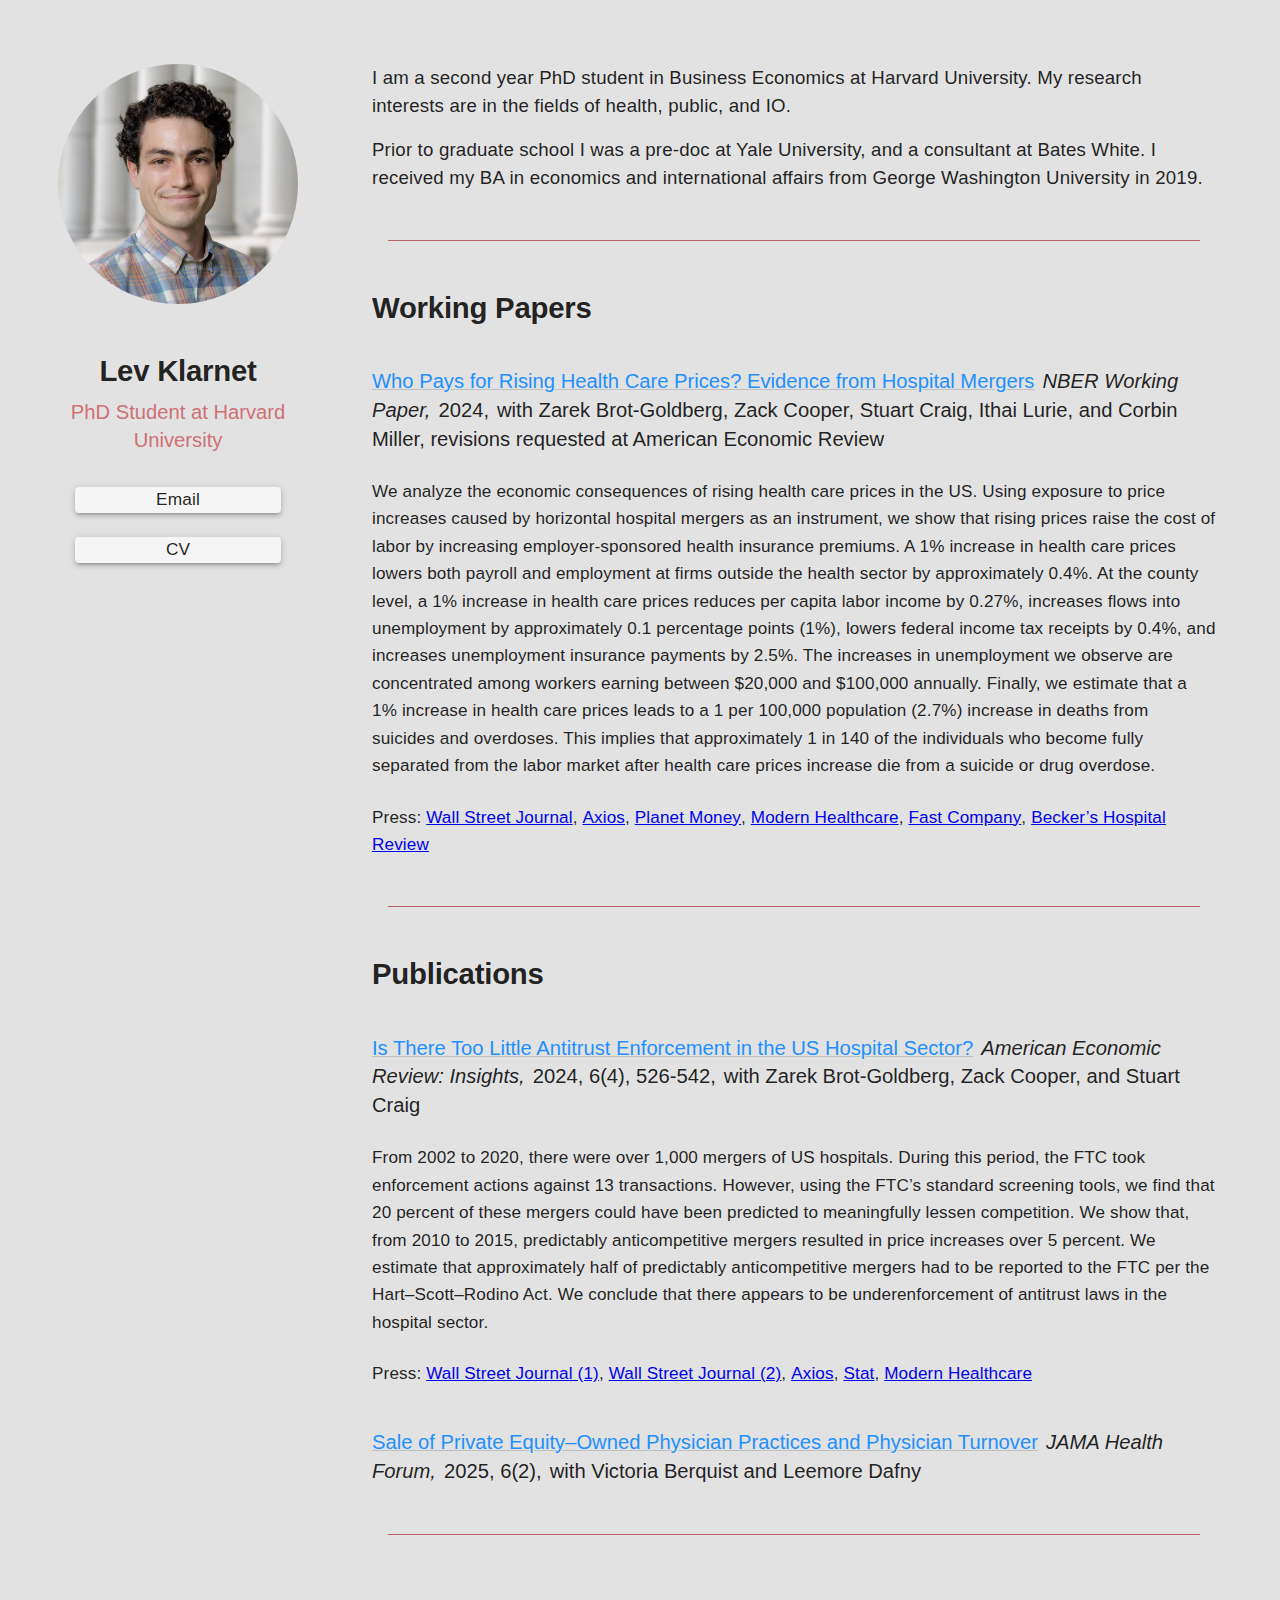
<file: index.html>
<!DOCTYPE html>
<html lang="en">
  <head>
    <meta charset="UTF-8" />
    <meta name="viewport" content="width=device-width, initial-scale=1.0" />
    <title>Lev Klarnet</title>
    <script type="module" crossorigin src="/assets/index-mapDmOeg.js"></script>
    <link rel="stylesheet" crossorigin href="/assets/index-dTvrYThb.css">
  </head>
  <body>
    <div id="root"></div>
  </body>
</html>
</file>
<file: assets/index-dTvrYThb.css>
*{margin:0;padding:0;box-sizing:border-box;font-family:Segoe UI,Tahoma,Geneva,Verdana,sans-serif}
</file>
